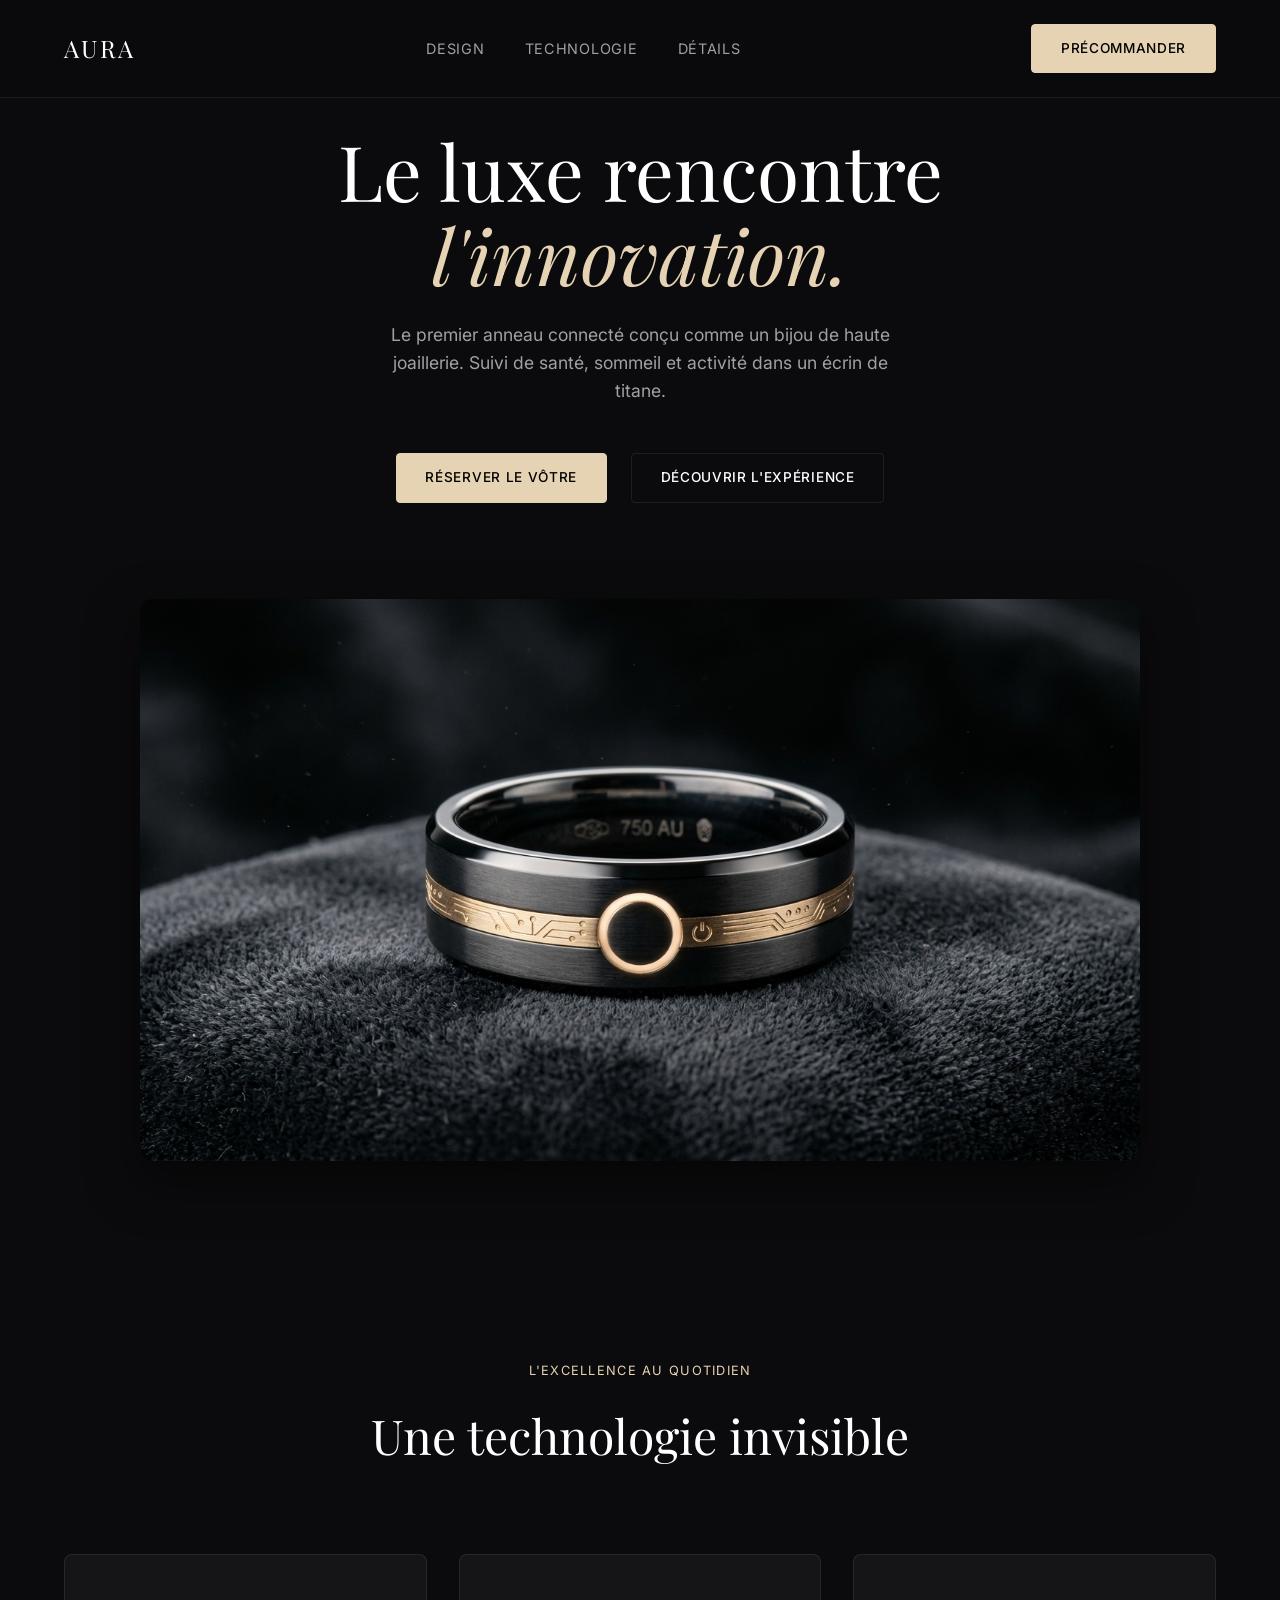
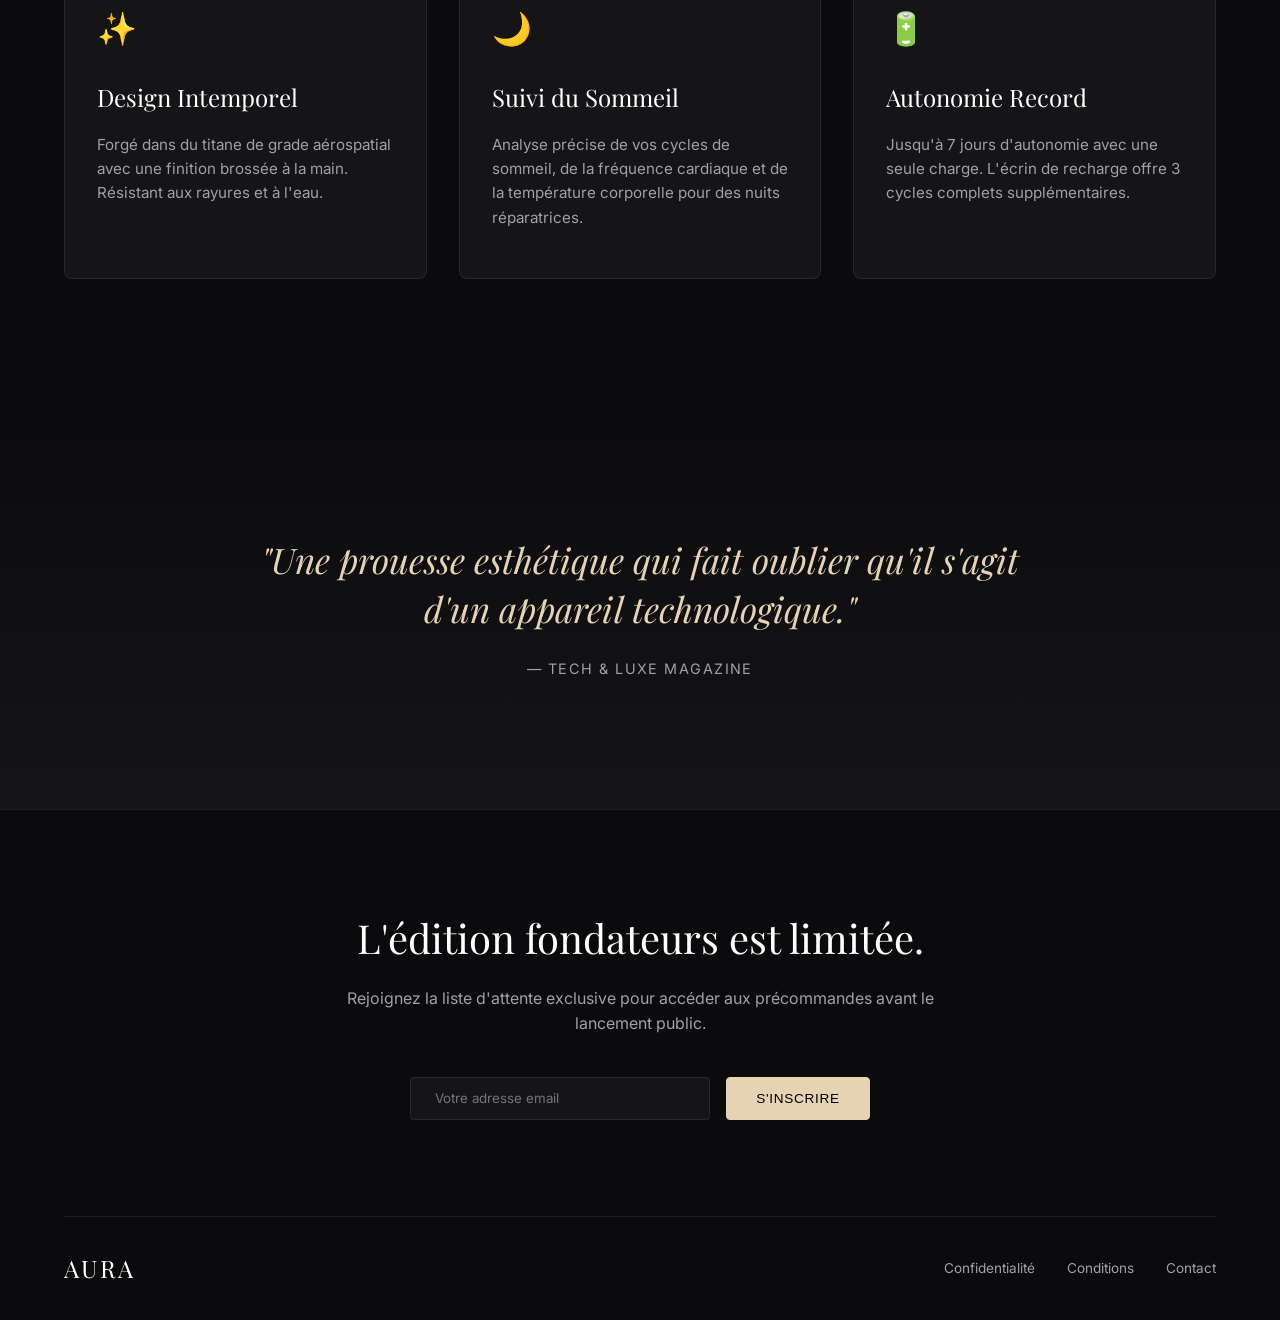
<file: aura-landing-page/index.html>
<!DOCTYPE html>
<html lang="fr">
<head>
    <meta charset="UTF-8">
    <meta name="viewport" content="width=device-width, initial-scale=1.0">
    <title>Aura | L'élégance à votre doigt</title>
    <meta name="description" content="Découvrez Aura, l'anneau connecté premium qui allie design luxueux et suivi de santé avancé. Précommandez dès maintenant.">
    <link rel="preconnect" href="https://fonts.googleapis.com">
    <link rel="preconnect" href="https://fonts.gstatic.com" crossorigin>
    <link href="https://fonts.googleapis.com/css2?family=Inter:wght@300;400;500&family=Playfair+Display:ital,wght@0,400;0,600;1,400&display=swap" rel="stylesheet">
    <link rel="stylesheet" href="styles.css">
</head>
<body>
    <nav class="navbar">
        <div class="logo">AURA</div>
        <ul class="nav-links">
            <li><a href="#design">Design</a></li>
            <li><a href="#features">Technologie</a></li>
            <li><a href="#specs">Détails</a></li>
        </ul>
        <a href="#preorder" class="btn-primary">Précommander</a>
    </nav>

    <header class="hero">
        <div class="hero-content fade-in-up">
            <h1 class="hero-title">Le luxe rencontre <br> <i>l'innovation.</i></h1>
            <p class="hero-subtitle">Le premier anneau connecté conçu comme un bijou de haute joaillerie. Suivi de santé, sommeil et activité dans un écrin de titane.</p>
            <div class="hero-actions">
                <a href="#preorder" class="btn-primary">Réserver le vôtre</a>
                <a href="#features" class="btn-secondary">Découvrir l'expérience</a>
            </div>
        </div>
        <div class="hero-image-wrapper fade-in-up delay-1">
            <img src="assets/hero-ring.jpg" alt="Anneau connecté premium Aura" class="hero-image">
            <div class="glow-effect"></div>
        </div>
    </header>

    <section id="features" class="features">
        <div class="section-header fade-in-up">
            <span class="eyebrow">L'excellence au quotidien</span>
            <h2>Une technologie invisible</h2>
        </div>
        <div class="features-grid">
            <div class="feature-card fade-in-up">
                <div class="icon">✨</div>
                <h3>Design Intemporel</h3>
                <p>Forgé dans du titane de grade aérospatial avec une finition brossée à la main. Résistant aux rayures et à l'eau.</p>
            </div>
            <div class="feature-card fade-in-up delay-1">
                <div class="icon">🌙</div>
                <h3>Suivi du Sommeil</h3>
                <p>Analyse précise de vos cycles de sommeil, de la fréquence cardiaque et de la température corporelle pour des nuits réparatrices.</p>
            </div>
            <div class="feature-card fade-in-up delay-2">
                <div class="icon">🔋</div>
                <h3>Autonomie Record</h3>
                <p>Jusqu'à 7 jours d'autonomie avec une seule charge. L'écrin de recharge offre 3 cycles complets supplémentaires.</p>
            </div>
        </div>
    </section>

    <section class="banner fade-in-up">
        <div class="banner-content">
            <h2>"Une prouesse esthétique qui fait oublier qu'il s'agit d'un appareil technologique."</h2>
            <p class="author">— Tech & Luxe Magazine</p>
        </div>
    </section>

    <footer id="preorder" class="footer">
        <div class="footer-cta fade-in-up">
            <h2>L'édition fondateurs est limitée.</h2>
            <p>Rejoignez la liste d'attente exclusive pour accéder aux précommandes avant le lancement public.</p>
            <form class="waitlist-form">
                <input type="email" placeholder="Votre adresse email" required>
                <button type="submit" class="btn-primary">S'inscrire</button>
            </form>
        </div>
        <div class="footer-bottom">
            <div class="logo">AURA</div>
            <div class="footer-links">
                <a href="#">Confidentialité</a>
                <a href="#">Conditions</a>
                <a href="#">Contact</a>
            </div>
        </div>
    </footer>

    <script src="script.js"></script>
</body>
</html>
</file>
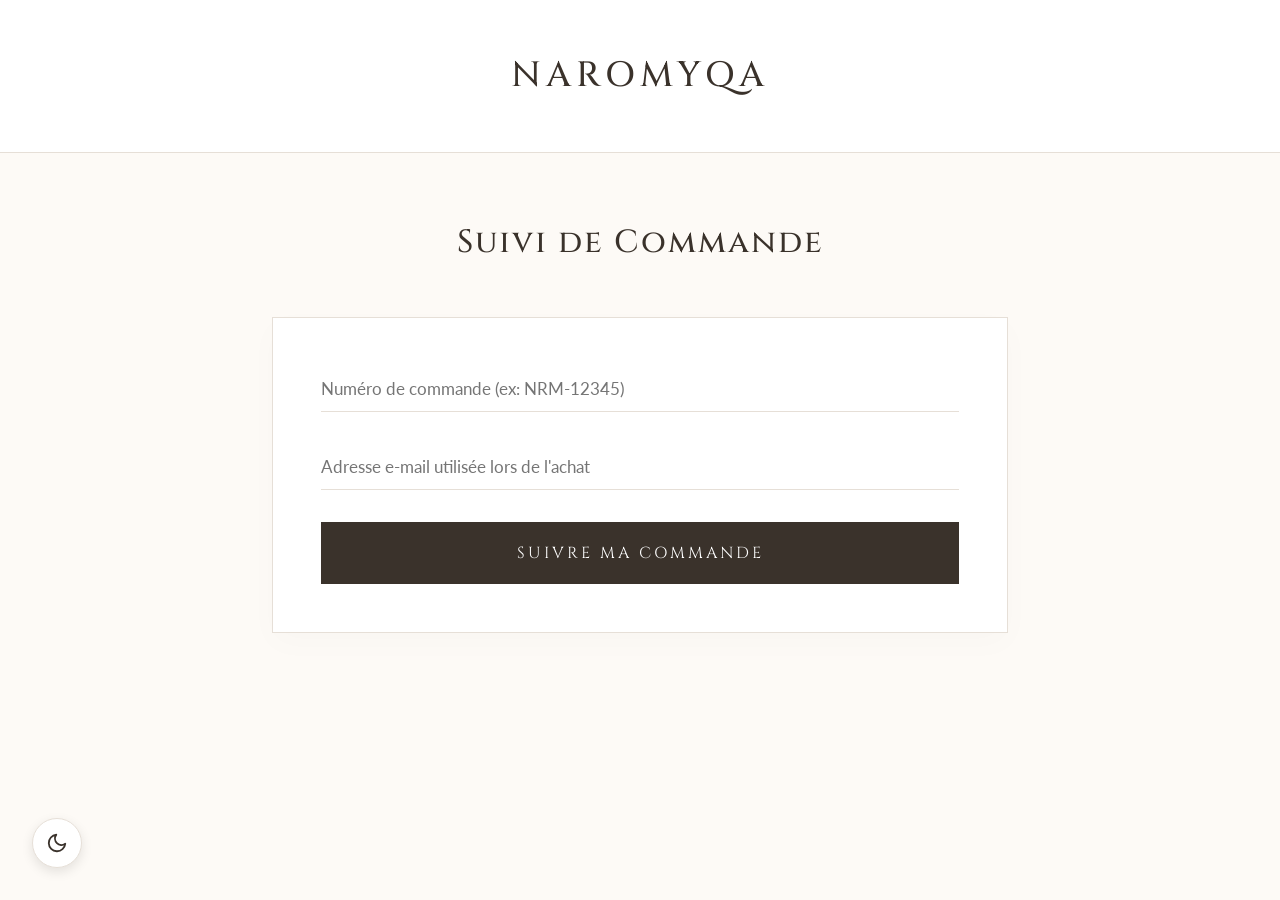
<file: suivi.html>
<!DOCTYPE html>
<html lang="fr">
<head>
    <meta charset="UTF-8">
    <meta name="viewport" content="width=device-width, initial-scale=1.0">
    <title>Suivi de Commande | Naromyqa</title>
    <link href="https://fonts.googleapis.com/css2?family=Cinzel:wght@400;500;600&family=Lato:wght@300;400;700&display=swap" rel="stylesheet">
    <link rel="stylesheet" href="styles.css">
    <script src="theme.js"></script>
    <style>
        body {
            background-color: var(--bg-color);
            color: var(--text-primary);
            font-family: 'Lato', sans-serif;
            margin: 0;
            padding: 0;
        }

        /* Minimal Header */
        header {
            text-align: center;
            padding: 3rem 1rem;
            border-bottom: 1px solid var(--border);
            background: var(--surface);
        }
        header .logo {
            font-family: 'Cinzel', serif;
            font-size: 2.2rem;
            text-decoration: none;
            color: var(--text-primary);
            letter-spacing: 5px;
        }

        /* Container */
        .tracking-container {
            max-width: 800px;
            margin: 4rem auto;
            padding: 0 2rem;
        }

        h1 {
            font-family: 'Cinzel', serif;
            font-size: 2rem;
            text-align: center;
            margin-bottom: 3rem;
            letter-spacing: 2px;
        }

        /* Search Form */
        .search-box {
            background: var(--surface);
            padding: 3rem;
            border: 1px solid var(--border);
            box-shadow: 0 10px 30px rgba(0,0,0,0.02);
            margin-bottom: 3rem;
        }
        .luxury-input {
            width: 100%;
            border: none;
            border-bottom: 1px solid var(--border);
            background: transparent;
            padding: 12px 0;
            font-family: 'Lato', sans-serif;
            font-size: 1.05rem;
            color: var(--text-primary);
            outline: none;
            transition: border-color 0.4s ease;
            margin-bottom: 2rem;
            border-radius: 0;
        }
        .luxury-input:focus {
            border-bottom: 1px solid var(--text-primary);
        }
        .btn-luxury {
            width: 100%;
            background: var(--text-primary);
            color: var(--surface);
            border: 1px solid var(--text-primary);
            padding: 1.2rem;
            font-family: 'Cinzel', serif;
            font-size: 1rem;
            letter-spacing: 3px;
            cursor: pointer;
            transition: all 0.4s ease;
            display: flex;
            justify-content: center;
            align-items: center;
            gap: 12px;
        }
        .btn-luxury:hover {
            background: var(--surface);
            color: var(--text-primary);
        }

        /* Results Area */
        #tracking-result {
            display: none;
            background: var(--surface);
            padding: 3rem;
            border: 1px solid var(--border);
            box-shadow: 0 10px 30px rgba(0,0,0,0.02);
        }

        .order-meta {
            display: flex;
            justify-content: space-between;
            border-bottom: 1px solid #eee;
            padding-bottom: 1.5rem;
            margin-bottom: 3rem;
        }
        .order-meta div {
            display: flex;
            flex-direction: column;
            gap: 5px;
        }
        .meta-label {
            font-size: 0.8rem;
            color: #888;
            text-transform: uppercase;
            letter-spacing: 1px;
        }
        .meta-value {
            font-size: 1.1rem;
            font-family: 'Cinzel', serif;
            font-weight: 600;
        }

        /* Stepper (Timeline) */
        .timeline {
            position: relative;
            max-width: 600px;
            margin: 0 auto;
        }
        .timeline::before {
            content: '';
            position: absolute;
            top: 0;
            bottom: 0;
            left: 24px;
            width: 2px;
            background: var(--bg-color);
        }
        
        .step {
            position: relative;
            padding-left: 70px;
            margin-bottom: 3rem;
        }
        .step:last-child {
            margin-bottom: 0;
        }
        
        .step-icon {
            position: absolute;
            left: 0;
            top: -5px;
            width: 50px;
            height: 50px;
            background: var(--surface);
            border: 2px solid #eee;
            border-radius: 50%;
            display: flex;
            align-items: center;
            justify-content: center;
            color: #ccc;
            z-index: 2;
            transition: all 0.4s ease;
        }
        
        .step.active .step-icon {
            border-color: var(--text-primary);
            color: var(--text-primary);
        }
        
        .step.completed .step-icon {
            background: var(--text-primary);
            border-color: var(--text-primary);
            color: var(--surface);
        }

        .step-content h3 {
            margin: 0 0 0.5rem 0;
            font-family: 'Cinzel', serif;
            font-size: 1.2rem;
            color: #aaa;
        }
        .step.active .step-content h3, .step.completed .step-content h3 {
            color: var(--text-primary);
        }
        
        .step-content p {
            margin: 0;
            color: #888;
            font-size: 0.95rem;
            line-height: 1.5;
        }

        @media(max-width: 600px) {
            .search-box, #tracking-result { padding: 2rem; }
            .timeline::before { left: 19px; }
            .step { padding-left: 60px; }
            .step-icon { width: 40px; height: 40px; }
        }
    </style>
</head>
<body>

    <header>
        <a href="index.html" class="logo">NAROMYQA</a>
    </header>

    <div class="tracking-container">
        <h1>Suivi de Commande</h1>
        
        <div class="search-box">
            <input type="text" id="order-id" class="luxury-input" placeholder="Numéro de commande (ex: NRM-12345)" required>
            <input type="email" id="order-email" class="luxury-input" placeholder="Adresse e-mail utilisée lors de l'achat" required>
            <button class="btn-luxury" onclick="trackOrder()">
                SUIVRE MA COMMANDE
            </button>
            <div id="error-msg" style="color: #8b0000; margin-top: 1rem; display: none; text-align: center;">Numéro de commande introuvable ou e-mail incorrect.</div>
        </div>

        <div id="tracking-result">
            <div class="order-meta">
                <div>
                    <span class="meta-label">Commande</span>
                    <span class="meta-value" id="res-id">#NRM-XXXXX</span>
                </div>
                <div style="text-align: right;">
                    <span class="meta-label">Date</span>
                    <span class="meta-value" id="res-date">--/--/----</span>
                </div>
            </div>

            <div class="timeline">
                <div class="step completed" id="step-1">
                    <div class="step-icon">
                        <svg width="20" height="20" viewBox="0 0 24 24" fill="none" stroke="currentColor" stroke-width="2"><polyline points="20 6 9 17 4 12"></polyline></svg>
                    </div>
                    <div class="step-content">
                        <h3>Commande Confirmée</h3>
                        <p>Votre paiement a été validé et votre commande est enregistrée dans nos systèmes.</p>
                    </div>
                </div>
                
                <div class="step active" id="step-2">
                    <div class="step-icon">
                        <svg width="20" height="20" viewBox="0 0 24 24" fill="none" stroke="currentColor" stroke-width="2"><path d="M21 16V8a2 2 0 0 0-1-1.73l-7-4a2 2 0 0 0-2 0l-7 4A2 2 0 0 0 3 8v8a2 2 0 0 0 1 1.73l7 4a2 2 0 0 0 2 0l7-4A2 2 0 0 0 21 16z"></path><polyline points="3.27 6.96 12 12.01 20.73 6.96"></polyline><line x1="12" y1="22.08" x2="12" y2="12"></line></svg>
                    </div>
                    <div class="step-content">
                        <h3>En cours de préparation</h3>
                        <p>Notre atelier prépare vos pièces avec le plus grand soin. Emballage en cours.</p>
                    </div>
                </div>
                
                <div class="step" id="step-3">
                    <div class="step-icon">
                        <svg width="20" height="20" viewBox="0 0 24 24" fill="none" stroke="currentColor" stroke-width="2"><rect x="1" y="3" width="15" height="13"></rect><polygon points="16 8 20 8 23 11 23 16 16 16 16 8"></polygon><circle cx="5.5" cy="18.5" r="2.5"></circle><circle cx="18.5" cy="18.5" r="2.5"></circle></svg>
                    </div>
                    <div class="step-content">
                        <h3>Expédiée</h3>
                        <p>Votre colis a été remis au transporteur. Un numéro de suivi colis vous sera envoyé par e-mail.</p>
                    </div>
                </div>
                
                <div class="step" id="step-4">
                    <div class="step-icon">
                        <svg width="20" height="20" viewBox="0 0 24 24" fill="none" stroke="currentColor" stroke-width="2"><path d="M22 11.08V12a10 10 0 1 1-5.93-9.14"></path><polyline points="22 4 12 14.01 9 11.01"></polyline></svg>
                    </div>
                    <div class="step-content">
                        <h3>Livrée</h3>
                        <p>Votre colis a été livré à votre adresse.</p>
                    </div>
                </div>
            </div>
        </div>
    </div>

    <script>
        async function trackOrder() {
            const orderId = document.getElementById('order-id').value.trim();
            const email = document.getElementById('order-email').value.trim();
            const errorMsg = document.getElementById('error-msg');
            const resultBox = document.getElementById('tracking-result');

            errorMsg.style.display = 'none';
            resultBox.style.display = 'none';

            if(!orderId || !email) return;
            
            const btn = document.querySelector('.btn-luxury');
            const originalText = btn.textContent;
            btn.innerHTML = 'RECHERCHE...';

            try {
                // Appel au vrai Backend Python !
                const response = await fetch('https://naromyqa-backend.onrender.com/track-order', {
                    method: 'POST',
                    headers: { 'Content-Type': 'application/json' },
                    body: JSON.stringify({ orderId: orderId, email: email })
                });

                if (response.ok) {
                    const data = await response.json();
                    
                    document.getElementById('res-id').textContent = orderId;
                    document.getElementById('res-date').textContent = data.date;
                    
                    // Statut (1: Confirmé, 2: Préparation, 3: Expédié, 4: Livré)
                    let currentStep = data.status || 1; 

                    for(let i=1; i<=4; i++) {
                        const stepEl = document.getElementById('step-'+i);
                        stepEl.className = 'step';
                        if (i < currentStep) stepEl.classList.add('completed');
                        if (i === currentStep) stepEl.classList.add('active');
                    }

                    resultBox.style.display = 'block';
                } else {
                    // Pour la démo visuelle si le backend n'est pas rempli
                    if (orderId === 'NRM-DEMO') {
                        document.getElementById('res-id').textContent = 'NRM-DEMO';
                        document.getElementById('res-date').textContent = new Date().toLocaleDateString('fr-FR');
                        document.getElementById('step-2').classList.add('active');
                        document.getElementById('step-1').classList.add('completed');
                        resultBox.style.display = 'block';
                    } else {
                        errorMsg.style.display = 'block';
                    }
                }
            } catch (err) {
                console.error(err);
                errorMsg.style.display = 'block';
            }
            
            btn.textContent = originalText;
        }
    </script>
</body>
</html>
</file>
<file: aura-landing-page/styles.css>
:root {
    --bg-color: #0b0b0d;
    --text-primary: #ffffff;
    --text-secondary: #a0a0a5;
    --accent: #e5d3b3;
    --accent-hover: #f5e4c6;
    --surface: #151518;
    --border: rgba(255, 255, 255, 0.08);
}

* {
    margin: 0;
    padding: 0;
    box-sizing: border-box;
}

body {
    background-color: var(--bg-color);
    color: var(--text-primary);
    font-family: 'Inter', sans-serif;
    line-height: 1.6;
    overflow-x: hidden;
    -webkit-font-smoothing: antialiased;
}

h1, h2, h3, .logo {
    font-family: 'Playfair Display', serif;
    font-weight: 400;
}

a {
    text-decoration: none;
    color: inherit;
    transition: color 0.3s ease;
}

/* Navbar */
.navbar {
    position: fixed;
    top: 0;
    left: 0;
    width: 100%;
    padding: 1.5rem 5%;
    display: flex;
    justify-content: space-between;
    align-items: center;
    background: rgba(11, 11, 13, 0.8);
    backdrop-filter: blur(12px);
    z-index: 1000;
    border-bottom: 1px solid var(--border);
}

.logo {
    font-size: 1.5rem;
    letter-spacing: 0.1em;
    text-transform: uppercase;
}

.nav-links {
    display: flex;
    list-style: none;
    gap: 2.5rem;
}

.nav-links a {
    font-size: 0.9rem;
    color: var(--text-secondary);
    text-transform: uppercase;
    letter-spacing: 0.05em;
}

.nav-links a:hover {
    color: var(--text-primary);
}

/* Buttons */
.btn-primary {
    background: var(--accent);
    color: #000;
    padding: 0.8rem 1.8rem;
    border-radius: 4px;
    font-weight: 500;
    text-transform: uppercase;
    letter-spacing: 0.05em;
    font-size: 0.85rem;
    transition: all 0.3s ease;
    border: 1px solid var(--accent);
    cursor: pointer;
}

.btn-primary:hover {
    background: var(--accent-hover);
    transform: translateY(-2px);
    box-shadow: 0 4px 15px rgba(229, 211, 179, 0.2);
}

.btn-secondary {
    background: transparent;
    color: var(--text-primary);
    padding: 0.8rem 1.8rem;
    border-radius: 4px;
    font-weight: 500;
    text-transform: uppercase;
    letter-spacing: 0.05em;
    font-size: 0.85rem;
    transition: all 0.3s ease;
    border: 1px solid var(--border);
}

.btn-secondary:hover {
    border-color: var(--accent);
    color: var(--accent);
}

/* Hero Section */
.hero {
    min-height: 100vh;
    display: flex;
    flex-direction: column;
    align-items: center;
    justify-content: center;
    text-align: center;
    padding: 8rem 5% 4rem;
    position: relative;
}

.hero-content {
    max-width: 800px;
    z-index: 2;
}

.hero-title {
    font-size: clamp(3rem, 6vw, 5.5rem);
    line-height: 1.1;
    margin-bottom: 1.5rem;
}

.hero-title i {
    color: var(--accent);
}

.hero-subtitle {
    font-size: 1.1rem;
    color: var(--text-secondary);
    max-width: 500px;
    margin: 0 auto 3rem;
}

.hero-actions {
    display: flex;
    gap: 1.5rem;
    justify-content: center;
    margin-bottom: 4rem;
}

.hero-image-wrapper {
    position: relative;
    width: 100%;
    max-width: 1000px;
    margin-top: 2rem;
}

.hero-image {
    width: 100%;
    height: auto;
    border-radius: 12px;
    box-shadow: 0 20px 50px rgba(0,0,0,0.5);
    position: relative;
    z-index: 2;
    aspect-ratio: 16/9;
    object-fit: cover;
}

.glow-effect {
    position: absolute;
    top: 50%;
    left: 50%;
    transform: translate(-50%, -50%);
    width: 80%;
    height: 80%;
    background: radial-gradient(circle, rgba(229,211,179,0.15) 0%, rgba(11,11,13,0) 70%);
    z-index: 1;
    filter: blur(40px);
}

/* Features */
.features {
    padding: 8rem 5%;
}

.section-header {
    text-align: center;
    margin-bottom: 5rem;
}

.eyebrow {
    color: var(--accent);
    text-transform: uppercase;
    letter-spacing: 0.1em;
    font-size: 0.8rem;
    display: block;
    margin-bottom: 1rem;
}

.section-header h2 {
    font-size: 3rem;
}

.features-grid {
    display: grid;
    grid-template-columns: repeat(auto-fit, minmax(300px, 1fr));
    gap: 2rem;
    max-width: 1200px;
    margin: 0 auto;
}

.feature-card {
    background: var(--surface);
    border: 1px solid var(--border);
    padding: 3rem 2rem;
    border-radius: 8px;
    transition: transform 0.4s ease, border-color 0.4s ease;
}

.feature-card:hover {
    transform: translateY(-10px);
    border-color: rgba(229, 211, 179, 0.3);
}

.icon {
    font-size: 2rem;
    margin-bottom: 1.5rem;
}

.feature-card h3 {
    font-size: 1.5rem;
    margin-bottom: 1rem;
}

.feature-card p {
    color: var(--text-secondary);
    font-size: 0.95rem;
}

/* Banner */
.banner {
    padding: 8rem 5%;
    background: linear-gradient(180deg, var(--bg-color) 0%, var(--surface) 100%);
    text-align: center;
}

.banner-content {
    max-width: 800px;
    margin: 0 auto;
}

.banner h2 {
    font-size: 2.2rem;
    font-style: italic;
    color: var(--accent);
    margin-bottom: 1.5rem;
    line-height: 1.4;
}

.author {
    color: var(--text-secondary);
    text-transform: uppercase;
    letter-spacing: 0.1em;
    font-size: 0.9rem;
}

/* Footer & Preorder */
.footer {
    padding: 6rem 5% 2rem;
    border-top: 1px solid var(--border);
}

.footer-cta {
    text-align: center;
    max-width: 600px;
    margin: 0 auto 6rem;
}

.footer-cta h2 {
    font-size: 2.5rem;
    margin-bottom: 1rem;
}

.footer-cta p {
    color: var(--text-secondary);
    margin-bottom: 2.5rem;
}

.waitlist-form {
    display: flex;
    gap: 1rem;
    justify-content: center;
}

.waitlist-form input {
    background: var(--surface);
    border: 1px solid var(--border);
    color: var(--text-primary);
    padding: 0.8rem 1.5rem;
    border-radius: 4px;
    width: 100%;
    max-width: 300px;
    font-family: 'Inter', sans-serif;
    outline: none;
    transition: border-color 0.3s ease;
}

.waitlist-form input:focus {
    border-color: var(--accent);
}

.footer-bottom {
    display: flex;
    justify-content: space-between;
    align-items: center;
    padding-top: 2rem;
    border-top: 1px solid var(--border);
}

.footer-links {
    display: flex;
    gap: 2rem;
}

.footer-links a {
    color: var(--text-secondary);
    font-size: 0.85rem;
}

.footer-links a:hover {
    color: var(--text-primary);
}

/* Animations */
.fade-in-up {
    opacity: 0;
    transform: translateY(30px);
    transition: opacity 0.8s cubic-bezier(0.16, 1, 0.3, 1), transform 0.8s cubic-bezier(0.16, 1, 0.3, 1);
}

.fade-in-up.visible {
    opacity: 1;
    transform: translateY(0);
}

.delay-1 { transition-delay: 0.2s; }
.delay-2 { transition-delay: 0.4s; }

/* Responsive */
@media (max-width: 768px) {
    .nav-links {
        display: none;
    }
    
    .hero-actions {
        flex-direction: column;
    }
    
    .waitlist-form {
        flex-direction: column;
        align-items: center;
    }
    
    .footer-bottom {
        flex-direction: column;
        gap: 1.5rem;
    }
}
</file>
<file: styles.css>
:root {
    --bg-color: #fdfaf6; /* Soft beige/cream */
    --text-primary: #3a322b; /* Deep taupe/brown */
    --text-secondary: #6e6458;
    --accent: #8b7355; /* Warm earthy tone */
    --accent-hover: #6a573f;
    --surface: #ffffff;
    --border: #e6dfd7;
    --navbar-bg: rgba(253, 250, 246, 0.9);
    --mobile-nav-bg: rgba(255, 255, 255, 0.95);
    --progress-bg: #e0e0e0;
    --tab-hover-bg: #fafafa;
    --shipping-bar-bg: #fdfbf7;
}

* {
    margin: 0;
    padding: 0;
    box-sizing: border-box;
}

::selection {
    background: var(--accent);
    color: var(--surface);
}

html, body {
    overflow-x: hidden;
    width: 100%;
    max-width: 100vw;
}

body {
    background-color: var(--bg-color);
    color: var(--text-primary);
    font-family: 'Lato', sans-serif;
    line-height: 1.6;
    -webkit-font-smoothing: antialiased;
    position: relative;
}

h1, h2, h3, .logo, .eyebrow {
    font-family: 'Cinzel', serif;
    font-weight: 500;
}

a {
    text-decoration: none;
    color: inherit;
    transition: color 0.3s ease;
}

/* Navbar */
.navbar {
    position: fixed;
    top: 0;
    left: 0;
    width: 100%;
    padding: 1.5rem 5%;
    display: flex;
    justify-content: space-between;
    align-items: center;
    background: var(--navbar-bg);
    backdrop-filter: blur(10px);
    z-index: 1000;
    border-bottom: 1px solid var(--border);
}

.logo {
    font-size: 1.8rem;
    letter-spacing: 0.15em;
    color: var(--text-primary);
}

.nav-links {
    display: flex;
    list-style: none;
    gap: 2.5rem;
}

.nav-links a {
    font-size: 0.9rem;
    color: var(--text-secondary);
    text-transform: uppercase;
    letter-spacing: 0.1em;
}

.nav-links a:hover {
    color: var(--accent);
}

/* Buttons */
.btn-primary {
    background: var(--accent);
    color: var(--bg-color);
    padding: 0.8rem 2rem;
    font-family: 'Lato', sans-serif;
    font-weight: 400;
    text-transform: uppercase;
    letter-spacing: 0.1em;
    font-size: 0.85rem;
    transition: all 0.3s ease;
    border: 1px solid var(--accent);
    cursor: pointer;
}

.btn-primary:hover {
    background: var(--accent-hover);
    border-color: var(--accent-hover);
}

.btn-secondary {
    background: transparent;
    color: var(--accent);
    padding: 0.8rem 2rem;
    font-family: 'Lato', sans-serif;
    text-transform: uppercase;
    letter-spacing: 0.1em;
    font-size: 0.85rem;
    transition: all 0.3s ease;
    border: 1px solid var(--accent);
}

.btn-secondary:hover {
    background: var(--accent);
    color: var(--bg-color);
}

/* Hero Section */
.hero {
    min-height: 100vh;
    display: flex;
    flex-direction: column;
    align-items: center;
    justify-content: center;
    text-align: center;
    padding: 8rem 5% 4rem;
    position: relative;
}

.hero-content {
    max-width: 800px;
    z-index: 2;
    margin-bottom: 3rem;
}

.eyebrow {
    color: var(--accent);
    letter-spacing: 0.2em;
    font-size: 0.9rem;
    display: block;
    margin-bottom: 1rem;
    text-transform: uppercase;
}

.hero-title {
    font-size: clamp(2.5rem, 5vw, 4.5rem);
    line-height: 1.2;
    margin-bottom: 1.5rem;
    color: var(--text-primary);
}

.hero-subtitle {
    font-size: 1.1rem;
    color: var(--text-secondary);
    max-width: 600px;
    margin: 0 auto 2.5rem;
}

.hero-image-wrapper {
    width: 100%;
    max-width: 900px;
    position: relative;
}

.hero-image {
    width: 100%;
    height: auto;
    max-height: 700px;
    box-shadow: 0 10px 40px rgba(0,0,0,0.05);
    border-radius: 4px;
    object-fit: cover;
    object-position: center 30%;
}

/* Features / Values */
.features {
    padding: 6rem 5%;
    background-color: var(--surface);
}

.section-header {
    text-align: center;
    margin-bottom: 4rem;
}

.section-header h2 {
    font-size: 2.5rem;
    margin-bottom: 1rem;
}

.divider {
    width: 60px;
    height: 2px;
    background-color: var(--accent);
    margin: 0 auto;
}

.features-grid {
    display: grid;
    grid-template-columns: repeat(auto-fit, minmax(280px, 1fr));
    gap: 3rem;
    max-width: 1100px;
    margin: 0 auto;
    text-align: center;
}

.feature-card {
    padding: 2rem;
}

.icon {
    font-size: 2.5rem;
    margin-bottom: 1.5rem;
    color: var(--accent);
}

.feature-card h3 {
    font-size: 1.4rem;
    margin-bottom: 1rem;
}

.feature-card p {
    color: var(--text-secondary);
    font-size: 1rem;
}

/* Collection Gallery */
.collection {
    padding: 6rem 5%;
    background: var(--bg-color);
    text-align: center;
}

.collection-desc {
    color: var(--text-secondary);
    max-width: 600px;
    margin: 0 auto 3rem;
    font-size: 1.1rem;
}

.gallery-grid {
    display: grid;
    grid-template-columns: repeat(auto-fit, minmax(220px, 1fr));
    gap: 1.5rem;
    max-width: 1200px;
    margin: 0 auto;
}

.gallery-item {
    position: relative;
    border-radius: 4px;
    overflow: hidden;
    aspect-ratio: 4/5;
    background-color: var(--border);
}

.gallery-item.large {
    grid-column: 1 / -1;
    aspect-ratio: 21/9;
}

.gallery-item img {
    width: 100%;
    height: 100%;
    object-fit: cover;
    object-position: center;
    transition: transform 0.5s ease;
}

.gallery-item:hover img {
    transform: scale(1.05);
}

.overlay {
    position: absolute;
    inset: 0;
    background: rgba(58, 50, 43, 0.5);
    display: flex;
    align-items: center;
    justify-content: center;
    opacity: 0;
    transition: opacity 0.3s ease;
}

.gallery-item:hover .overlay {
    opacity: 1;
}

.overlay span {
    color: #fff;
    font-family: 'Cinzel', serif;
    font-size: 1.2rem;
    letter-spacing: 0.1em;
}

.collection-action {
    margin-top: 3rem;
}

@media (max-width: 768px) {
    .gallery-item.large {
        aspect-ratio: 16/9;
    }
}

/* Footer */
.footer {
    padding: 6rem 5% 2rem;
    background-color: var(--surface);
}

.footer-cta {
    text-align: center;
    max-width: 600px;
    margin: 0 auto 5rem;
}

.footer-cta h2 {
    font-size: 2rem;
    margin-bottom: 1rem;
}

.footer-cta p {
    color: var(--text-secondary);
    margin-bottom: 2rem;
}

.waitlist-form {
    display: flex;
    gap: 1rem;
    justify-content: center;
}

.waitlist-form input {
    background: transparent;
    border: 1px solid var(--border);
    color: var(--text-primary);
    padding: 0.8rem 1.5rem;
    width: 100%;
    max-width: 300px;
    font-family: 'Lato', sans-serif;
    outline: none;
    transition: border-color 0.3s ease;
}

.waitlist-form input:focus {
    border-color: var(--accent);
}

.footer-bottom {
    display: flex;
    flex-direction: column;
    align-items: center;
    gap: 2rem;
    padding-top: 3rem;
    border-top: 1px solid var(--border);
}

.footer-links {
    display: flex;
    gap: 2.5rem;
}

.footer-links a {
    color: var(--text-secondary);
    font-size: 0.9rem;
    text-transform: uppercase;
    letter-spacing: 0.1em;
}

.footer-links a:hover {
    color: var(--accent);
}

.copyright {
    color: var(--text-secondary);
    font-size: 0.8rem;
}

/* Animations */
.fade-in-up {
    opacity: 0;
    transform: translateY(30px);
    transition: opacity 0.8s ease, transform 0.8s ease;
}

.fade-in-up.visible {
    opacity: 1;
    transform: translateY(0);
}

.delay-1 { transition-delay: 0.2s; }
.delay-2 { transition-delay: 0.4s; }

/* Responsive */
@media (max-width: 768px) {
    .nav-links {
        display: none;
    }
    
    .waitlist-form {
        flex-direction: column;
        align-items: center;
    }
    
    .hero-title {
        font-size: 2.2rem;
    }
}

/* --- BOUTIQUE STYLES --- */
.shop-page {
    background-color: var(--bg-color);
}

.shop-header {
    padding: 10rem 5% 4rem;
    text-align: center;
    background: var(--surface);
    border-bottom: 1px solid var(--border);
}

.shop-header h1 {
    font-size: 3.5rem;
    color: var(--text-primary);
    margin-bottom: 1rem;
}

.shop-header p {
    color: var(--text-secondary);
    font-size: 1.1rem;
    max-width: 600px;
    margin: 0 auto;
}

.shop-container {
    padding: 5rem 5%;
    max-width: 1400px;
    margin: 0 auto;
    display: flex;
    flex-direction: column;
    gap: 3rem;
}

.product-grid {
    display: grid;
    grid-template-columns: repeat(auto-fill, minmax(280px, 1fr));
    gap: 3rem 2rem;
}

.product-card {
    background: transparent;
    transition: transform 0.3s ease;
}

.product-card:hover {
    transform: translateY(-5px);
}

.product-image {
    position: relative;
    border-radius: 4px;
    overflow: hidden;
    aspect-ratio: 4/5;
    background: var(--surface);
    margin-bottom: 1.5rem;
}

.product-image img {
    width: 100%;
    height: 100%;
    object-fit: cover;
    object-position: center;
    transition: transform 0.6s ease;
}

.product-card:hover .product-image img {
    transform: scale(1.05);
}

.badge {
    position: absolute;
    top: 1rem;
    left: 1rem;
    background: var(--accent);
    color: #fff;
    padding: 0.3rem 1rem;
    font-size: 0.75rem;
    text-transform: uppercase;
    letter-spacing: 0.1em;
    border-radius: 2px;
}

.product-info {
    text-align: center;
}

.product-info h3 {
    font-size: 1.2rem;
    margin-bottom: 0.5rem;
    color: var(--text-primary);
}

.product-material {
    color: var(--text-secondary);
    font-size: 0.9rem;
    margin-bottom: 0.8rem;
    text-transform: uppercase;
    letter-spacing: 0.05em;
}

.product-price {
    font-size: 1.3rem;
    color: var(--text-primary);
    font-weight: 500;
    margin-bottom: 1.5rem;
}

.add-to-cart {
    width: 100%;
}

/* --- PANIER STYLES --- */
.nav-actions {
    display: flex;
    align-items: center;
    gap: 1.5rem;
}

.cart-toggle {
    font-weight: 500;
    text-transform: uppercase;
    letter-spacing: 0.05em;
    font-size: 0.9rem;
    cursor: pointer;
}

.cart-overlay {
    position: fixed;
    top: 0;
    left: 0;
    width: 100vw;
    height: 100vh;
    background: rgba(0, 0, 0, 0.5);
    z-index: 1999;
    opacity: 0;
    visibility: hidden;
    transition: all 0.3s ease;
}

.cart-overlay.active {
    opacity: 1;
    visibility: visible;
}

.cart-sidebar {
    position: fixed;
    top: 0;
    right: -400px;
    width: 400px;
    max-width: 100vw;
    height: 100vh;
    background: var(--surface);
    z-index: 2000;
    display: flex;
    flex-direction: column;
    transition: right 0.4s ease;
    box-shadow: -5px 0 30px rgba(0,0,0,0.1);
}

.cart-sidebar.active {
    right: 0;
}

.cart-header {
    padding: 1.5rem 2rem;
    border-bottom: 1px solid var(--border);
    display: flex;
    justify-content: space-between;
    align-items: center;
}

.cart-header h2 {
    font-size: 1.5rem;
    margin: 0;
}

.close-cart {
    background: none;
    border: none;
    font-size: 2rem;
    cursor: pointer;
    color: var(--text-primary);
}

.cart-items {
    flex-grow: 1;
    padding: 2rem;
    overflow-y: auto;
    display: flex;
    flex-direction: column;
    gap: 1.5rem;
}

.cart-item {
    display: flex;
    gap: 1rem;
    align-items: center;
    border-bottom: 1px solid var(--border);
    padding-bottom: 1rem;
}

.cart-item img {
    width: 70px;
    height: 90px;
    object-fit: cover;
    border-radius: 4px;
}

.cart-item-details {
    flex-grow: 1;
}

.cart-item-title {
    font-size: 0.95rem;
    margin-bottom: 0.3rem;
}

.cart-item-price {
    font-weight: 500;
    color: var(--accent);
}

.cart-item-actions {
    display: flex;
    align-items: center;
    gap: 0.8rem;
    margin-top: 0.5rem;
}

.qty-btn {
    background: var(--bg-color);
    border: 1px solid var(--border);
    width: 25px;
    height: 25px;
    border-radius: 50%;
    cursor: pointer;
    display: flex;
    align-items: center;
    justify-content: center;
}

.remove-item {
    background: none;
    border: none;
    color: #cc0000;
    font-size: 0.8rem;
    cursor: pointer;
    margin-left: auto;
    text-decoration: underline;
}

.cart-footer {
    padding: 2rem;
    border-top: 1px solid var(--border);
    background: var(--surface);
}

.cart-total {
    display: flex;
    justify-content: space-between;
    font-size: 1.3rem;
    font-weight: 500;
    margin-bottom: 1.5rem;
}

.shipping-bar-container {
    padding: 1rem 2rem;
    background: var(--shipping-bar-bg);
    border-bottom: 1px solid var(--border);
}

.shipping-bar-container p {
    font-size: 0.85rem;
    text-align: center;
    margin-bottom: 0.5rem;
    color: var(--text-primary);
}

.shipping-progress {
    height: 4px;
    background: var(--progress-bg);
    border-radius: 4px;
    overflow: hidden;
}

.shipping-progress-fill {
    height: 100%;
    background: var(--text-primary);
    width: 0%;
    transition: width 0.5s ease, background-color 0.5s ease;
}

.cart-reassurance {
    display: flex;
    justify-content: space-between;
    font-size: 0.8rem;
    font-weight: 500;
    color: var(--text-secondary);
    margin-bottom: 1.5rem;
}

.payment-methods {
    display: flex;
    justify-content: center;
    align-items: center;
    margin-top: 1rem;
    opacity: 0.6;
}

/* --- PRODUCT PAGE STYLES --- */
.product-page-layout {
    background-color: var(--surface);
}
.product-detail-container {
    padding: 8rem 5% 4rem;
    max-width: 1200px;
    margin: 0 auto;
}
.breadcrumbs {
    font-size: 0.9rem;
    color: var(--text-secondary);
    margin-bottom: 2rem;
}
.breadcrumbs a {
    color: var(--text-primary);
    text-decoration: none;
}
.product-detail-grid {
    display: grid;
    grid-template-columns: 1fr 1fr;
    gap: 4rem;
}
.product-gallery img {
    width: 100%;
    aspect-ratio: 4/5;
    object-fit: cover;
    border-radius: 4px;
}
.product-info-panel {
    display: flex;
    flex-direction: column;
}
.product-info-panel h1 {
    font-size: 2.5rem;
    margin-bottom: 1rem;
    color: var(--text-primary);
}
.product-price-large {
    font-size: 2rem;
    font-weight: 500;
    color: var(--text-primary);
    margin-bottom: 0.5rem;
}
.klarna-promo {
    font-size: 0.85rem;
    color: var(--text-secondary);
    margin-bottom: 2rem;
}
.product-description {
    line-height: 1.6;
    margin-bottom: 2rem;
    color: var(--text-secondary);
}
.option-label {
    margin-bottom: 0.5rem;
    font-size: 0.9rem;
}
.color-selectors {
    display: flex;
    gap: 1rem;
    margin-bottom: 2rem;
}
.color-btn {
    width: 40px;
    height: 40px;
    border-radius: 50%;
    border: 2px solid transparent;
    cursor: pointer;
    transition: all 0.3s ease;
}
.color-btn.active {
    border-color: var(--accent);
    box-shadow: 0 0 0 2px var(--bg-color), 0 0 0 4px var(--accent);
}
.add-to-cart-wrapper {
    display: flex;
    gap: 1rem;
    margin-bottom: 2rem;
}
.qty-selector {
    display: flex;
    align-items: center;
    border: 1px solid var(--border);
    border-radius: 4px;
}
.qty-selector button {
    background: none;
    border: none;
    width: 40px;
    height: 100%;
    font-size: 1.2rem;
    cursor: pointer;
}
.qty-selector input {
    width: 40px;
    text-align: center;
    border: none;
    font-size: 1rem;
    background: transparent;
    color: var(--text-primary);
}
.detail-add-btn {
    flex-grow: 1;
    padding: 1rem;
    font-size: 1.1rem;
    letter-spacing: 1px;
}
.product-perks {
    display: flex;
    flex-direction: column;
    gap: 0.8rem;
    margin-bottom: 3rem;
    font-size: 0.9rem;
    color: var(--text-secondary);
}
.accordion-item {
    border-bottom: 1px solid var(--border);
}
.accordion-header {
    width: 100%;
    background: none;
    border: none;
    padding: 1.5rem 0;
    display: flex;
    justify-content: space-between;
    font-size: 1rem;
    font-weight: 500;
    color: var(--text-primary);
    cursor: pointer;
}
.accordion-content {
    max-height: 0;
    overflow: hidden;
    transition: max-height 0.3s ease;
}
@media (max-width: 768px) {
    .product-detail-grid {
        grid-template-columns: 1fr;
        gap: 2rem;
    }
}

/* --- AUTH PAGE STYLES --- */
.auth-page {
    background-color: var(--bg-color);
    min-height: 100vh;
    display: flex;
    align-items: center;
    justify-content: center;
}
.auth-container {
    width: 100%;
    max-width: 450px;
    padding: 2rem;
}
.auth-box {
    background: var(--surface);
    padding: 3rem;
    border-radius: 4px;
    box-shadow: 0 10px 40px rgba(0,0,0,0.05);
    text-align: center;
    transition: transform 0.2s ease, opacity 0.2s ease;
}
.btn-primary.loading {
    opacity: 0.7;
    cursor: not-allowed;
    background-color: var(--text-secondary);
    border-color: var(--text-secondary);
}

/* Account Dashboard Specific Styles */
.account-tab {
    display: block;
    padding: 12px 16px;
    color: var(--text-secondary);
    text-decoration: none;
    border-radius: 4px;
    transition: background 0.2s, color 0.2s, border-left 0.2s;
    font-size: 1.05rem;
    border-left: 3px solid transparent;
}
.account-tab:hover {
    background: var(--tab-hover-bg);
    color: var(--text-primary);
}
.account-tab.active {
    background: var(--tab-hover-bg);
    color: var(--text-primary);
    border-left: 3px solid var(--text-primary);
    font-weight: 500;
}
.account-panel {
    animation: fadeIn 0.4s ease-out;
}
@keyframes fadeIn {
    from { opacity: 0; transform: translateY(10px); }
    to { opacity: 1; transform: translateY(0); }
}

/* --- OPTIMISATIONS E-COMMERCE CONVERSION --- */
/* Trust Bar Globale */
.trust-bar {
    display: flex;
    justify-content: center;
    gap: 4rem;
    padding: 2.5rem 5%;
    background: var(--surface);
    border-top: 1px solid #f0f0f0;
    border-bottom: 1px solid #f0f0f0;
    flex-wrap: wrap;
}
.trust-item {
    display: flex;
    align-items: center;
    gap: 1rem;
    color: var(--text-primary);
}
.trust-item svg {
    color: var(--text-primary);
    width: 28px;
    height: 28px;
}
.trust-item h4 {
    font-size: 0.95rem;
    margin-bottom: 0.2rem;
    font-weight: 600;
    text-transform: uppercase;
    letter-spacing: 0.5px;
}
.trust-item p {
    font-size: 0.85rem;
    color: var(--text-secondary);
    margin: 0;
}

/* Sticky Cart Bar sur page produit */
.sticky-cart-bar {
    position: fixed;
    bottom: 0;
    left: 0;
    width: 100%;
    background: var(--mobile-nav-bg);
    backdrop-filter: blur(10px);
    border-top: 1px solid var(--border);
    box-shadow: 0 -10px 30px rgba(0,0,0,0.05);
    padding: 1rem 5%;
    display: flex;
    justify-content: space-between;
    align-items: center;
    transform: translateY(100%);
    transition: transform 0.4s cubic-bezier(0.16, 1, 0.3, 1);
    z-index: 1000;
}
.sticky-cart-bar.visible {
    transform: translateY(0);
}
.sticky-product-info {
    display: flex;
    align-items: center;
    gap: 1.5rem;
}
.sticky-product-info img {
    width: 50px;
    height: 50px;
    object-fit: cover;
    border-radius: 4px;
}
.sticky-product-info h4 {
    font-family: 'Cinzel', serif;
    font-size: 1.1rem;
    margin: 0 0 0.2rem 0;
}
.sticky-product-info p {
    color: var(--text-primary);
    font-weight: bold;
    margin: 0;
}

/* Bouton Checkout Pulsing dans le panier */
.checkout-btn {
    animation: pulseCheckout 2s infinite;
}
@keyframes pulseCheckout {
    0% { box-shadow: 0 0 0 0 rgba(166, 143, 119, 0.4); }
    70% { box-shadow: 0 0 0 10px rgba(166, 143, 119, 0); }
    100% { box-shadow: 0 0 0 0 rgba(166, 143, 119, 0); }
}
.auth-box h1 {
    font-size: 2rem;
    margin-bottom: 0.5rem;
    color: var(--text-primary);
}
.auth-box p {
    color: var(--text-secondary);
    margin-bottom: 2rem;
    font-size: 0.95rem;
}
.auth-form {
    display: flex;
    flex-direction: column;
    gap: 1.5rem;
    text-align: left;
}
.form-group label {
    display: block;
    margin-bottom: 0.5rem;
    font-size: 0.9rem;
    color: var(--text-primary);
}
.form-group input {
    width: 100%;
    padding: 0.8rem;
    border: 1px solid var(--border);
    border-radius: 4px;
    background: var(--bg-color);
    color: var(--text-primary);
    font-family: 'Lato', sans-serif;
    outline: none;
    transition: border-color 0.3s ease;
}
.form-group input:focus {
    border-color: var(--accent);
}
.auth-switch {
    margin-top: 1.5rem;
    font-size: 0.9rem;
}
.auth-switch a {
    color: var(--text-primary);
    font-weight: 600;
    text-decoration: underline;
}
.auth-error {
    background: #ffebee;
    color: #c62828;
    padding: 0.8rem;
    border-radius: 4px;
    margin-bottom: 1rem;
    font-size: 0.9rem;
}
.auth-success {
    background: #e8f5e9;
    color: #2e7d32;
    padding: 0.8rem;
    border-radius: 4px;
    margin-bottom: 1rem;
    font-size: 0.9rem;
}

/* ========================================================= */
/* --- OPTIMISATIONS MOBILES INTENSIVES (SMARTPHONE) --- */
/* ========================================================= */
@media (max-width: 768px) {
    /* Navbar plus compacte */
    .navbar {
        padding: 1rem 5%;
    }
    .logo {
        font-size: 1.4rem;
    }
    .nav-links {
        gap: 1rem;
    }
    .nav-links a {
        font-size: 0.8rem;
    }

    /* Hero Section : Moins de scroll, image visible de suite */
    .hero {
        min-height: auto;
        padding: 6rem 5% 3rem;
    }
    .hero-title {
        font-size: 2rem;
        margin-bottom: 1rem;
    }
    .hero-subtitle {
        font-size: 0.95rem;
        margin-bottom: 1.5rem;
    }
    .hero-image {
        max-height: 50vh; /* L'image ne prend que la moitié de l'écran maximum */
    }

    /* Sections générales : réduire les gros espaces (paddings) */
    .features, .collection, .product-detail-container {
        padding: 3rem 5%;
    }
    .section-header {
        margin-bottom: 2rem;
    }
    .section-header h2 {
        font-size: 1.8rem;
    }
    
    /* Trust Bar (La barre de réassurance) - Scroll Horizontal sur Mobile */
    .trust-bar {
        gap: 1.5rem;
        padding: 1.5rem 5%;
        flex-direction: row; /* On force sur la même ligne */
        flex-wrap: nowrap;
        overflow-x: auto; /* Permet le scroll horizontal */
        scroll-snap-type: x mandatory; /* Effet aimant doux */
        -webkit-overflow-scrolling: touch;
        justify-content: flex-start; /* Aligné à gauche pour scroller vers la droite */
        scrollbar-width: none; /* Cache la barre de défilement (Firefox) */
        width: 100%;
        max-width: 100vw;
    }
    .trust-bar::-webkit-scrollbar {
        display: none; /* Cache la barre de défilement (Chrome/Safari) */
    }
    .trust-item {
        flex: 0 0 70%; /* Chaque icône prend 70% de l'écran, invitant à scroller */
        scroll-snap-align: start;
        flex-direction: column;
        gap: 0.5rem;
        text-align: center;
    }

    /* Grille de Features et Galerie - Scroll Horizontal sur Mobile */
    .features-grid, .gallery-grid {
        display: flex;
        flex-direction: row;
        flex-wrap: nowrap;
        overflow-x: auto;
        scroll-snap-type: x mandatory;
        -webkit-overflow-scrolling: touch;
        scrollbar-width: none;
        gap: 1.5rem;
        padding-bottom: 1rem;
        width: 100%;
        max-width: 100vw;
    }
    .features-grid::-webkit-scrollbar, .gallery-grid::-webkit-scrollbar {
        display: none;
    }
    
    .feature-card, .gallery-item {
        flex: 0 0 85%; /* Chaque carte/image prend 85% de l'écran */
        scroll-snap-align: center;
    }

    /* Page Produit */
    .product-detail-container {
        padding-top: 6rem;
    }
    .product-info-panel h1 {
        font-size: 2rem;
    }
    .product-gallery img {
        max-height: 60vh;
    }
    .add-to-cart-wrapper {
        flex-direction: column; /* Le bouton Ajout Panier prend toute la largeur */
    }
    .qty-selector {
        width: 100%;
        justify-content: center;
        margin-bottom: 1rem;
    }
    
    /* Panier & Checkout */
    .cart-drawer {
        width: 100%; /* Le panier prend tout l'écran sur mobile */
    }
    .checkout-container {
        padding: 5rem 5% 2rem;
    }
    .checkout-grid {
        grid-template-columns: 1fr;
        gap: 2rem;
    }
    
    /* Barre d'ajout au panier flottante */
    .sticky-cart-bar {
        padding: 0.8rem 5%;
        flex-direction: column;
        gap: 0.8rem;
        text-align: center;
    }
    .sticky-product-info {
        justify-content: center;
    }
    .sticky-add-btn {
        width: 100%;
    }
}

/* Animation Swipe Hint globale */
.swipe-hint {
    display: none;
}

@media (max-width: 768px) {
    .swipe-hint {
        display: block;
        text-align: right;
        font-family: 'Cinzel', serif;
        font-size: 0.75rem;
        color: var(--accent);
        text-transform: uppercase;
        letter-spacing: 2px;
        margin-bottom: 15px;
        padding-right: 5%;
        opacity: 0.8;
    }
    
    .swipe-hint span {
        display: inline-block;
        animation: swipeArrow 2s infinite ease-in-out;
    }
    
    @keyframes swipeArrow {
        0%, 100% { transform: translateX(0); opacity: 0.5; }
        50% { transform: translateX(8px); opacity: 1; }
    }
}

/* DARK MODE */
[data-theme="dark"] {
    --bg-color: #121212;
    --text-primary: #fdfaf6;
    --text-secondary: #c0b8b0;
    --accent: #d2b48c; 
    --accent-hover: #f0e6d2;
    --surface: #1e1e1e;
    --border: #333333;
    --navbar-bg: rgba(18, 18, 18, 0.9);
    --mobile-nav-bg: rgba(30, 30, 30, 0.95);
    --progress-bg: #444444;
    --tab-hover-bg: #2a2a2a;
    --shipping-bar-bg: #1e1e1e;
}

body {
    transition: background-color 0.3s ease, color 0.3s ease;
}

.theme-toggle-floating {
    position: fixed;
    bottom: 2rem;
    left: 2rem;
    width: 50px;
    height: 50px;
    border-radius: 50%;
    background-color: var(--surface);
    color: var(--text-primary);
    border: 1px solid var(--border);
    box-shadow: 0 4px 12px rgba(0,0,0,0.1);
    display: flex;
    align-items: center;
    justify-content: center;
    cursor: pointer;
    z-index: 1000;
    transition: all 0.3s ease;
}

.theme-toggle-floating:hover {
    transform: translateY(-3px);
    box-shadow: 0 6px 16px rgba(0,0,0,0.15);
    color: var(--accent);
}

[data-theme="dark"] .theme-toggle-floating {
    box-shadow: 0 4px 12px rgba(0,0,0,0.4);
}
</file>
